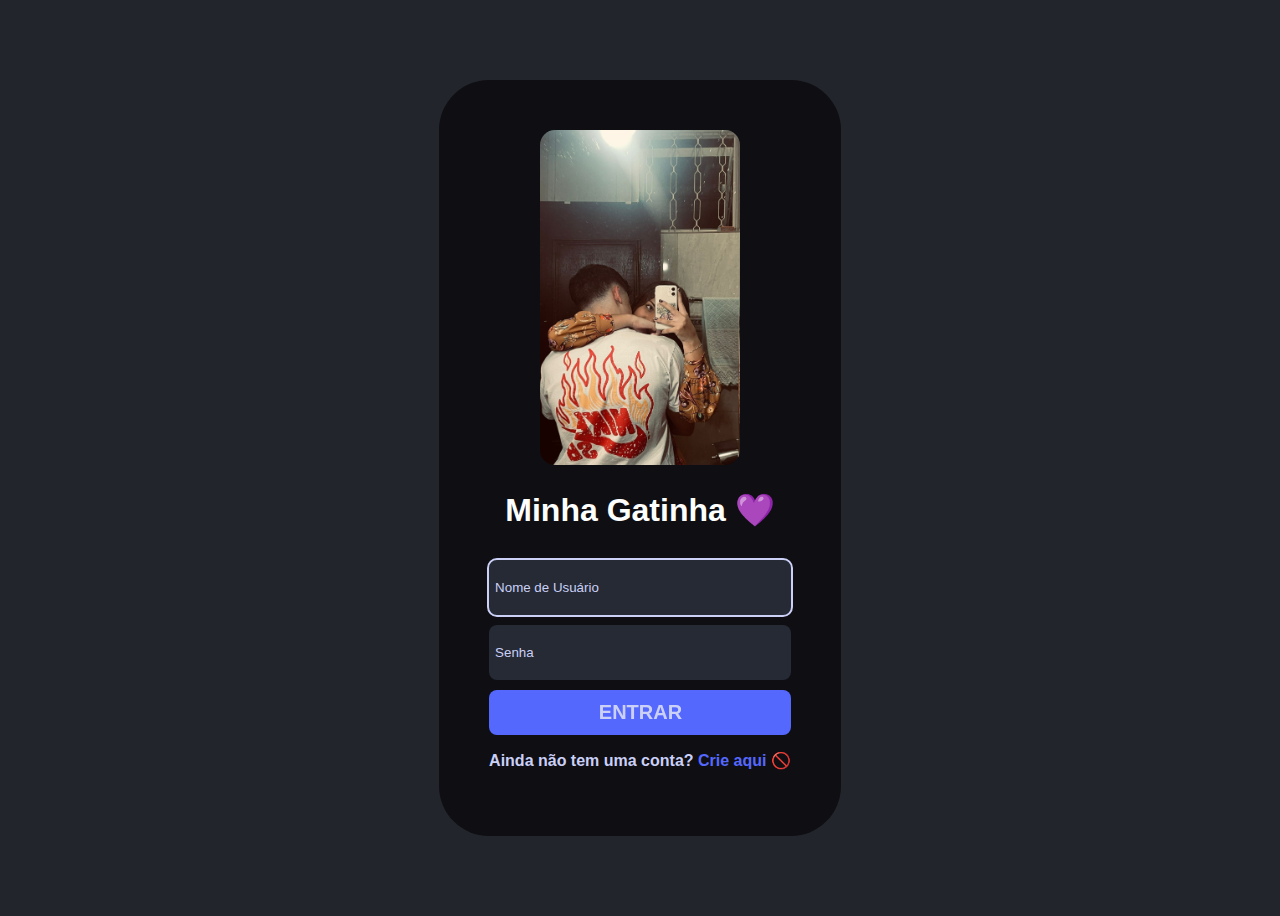
<file: index.html>
<!DOCTYPE html>
<html lang="pt-br">
<head>
    <meta charset="UTF-8">
    <meta http-equiv="X-UA-Compatible" content="IE=edge">
    <meta name="viewport" content="width=device-width, initial-scale=1.0">
    <link rel="stylesheet" href="acesso/style.css"> 
    <link rel="shortcut icon" href="./home/favicon.png" type="image/x-icon">
    <title>love</title>
</head>
<body>

    <div class="container-login">

        <div class="login">

            <div id="profile">
                <img src="acesso/Imagem do WhatsApp de 2025-02-19 à(s) 10.59.06_5100e49f.jpg" alt="minha imagem">


                <h1>Minha Gatinha &#128156 </h1>
            </div>

            <form>

                <p id="sucesso">Sucesso !</p>

                <p id="preencha">Preencha todos os campos !</p>

                <p id="negado">Acesso negado !</p>

                <input required type="text" placeholder="Nome de Usuário" autofocus class="usuario">

                <input required type="password" placeholder="Senha" class="senha">

                <input type="submit" value="ENTRAR" onclick="send(); return false">

            </form>
            <p>Ainda não tem uma conta?
            <a href="criar conta/index.html">Crie aqui &#128683 </a>
        </p>
        </div>
    </div>
</body>
<script src="acesso/acesso.js"></script>
</html>
</file>
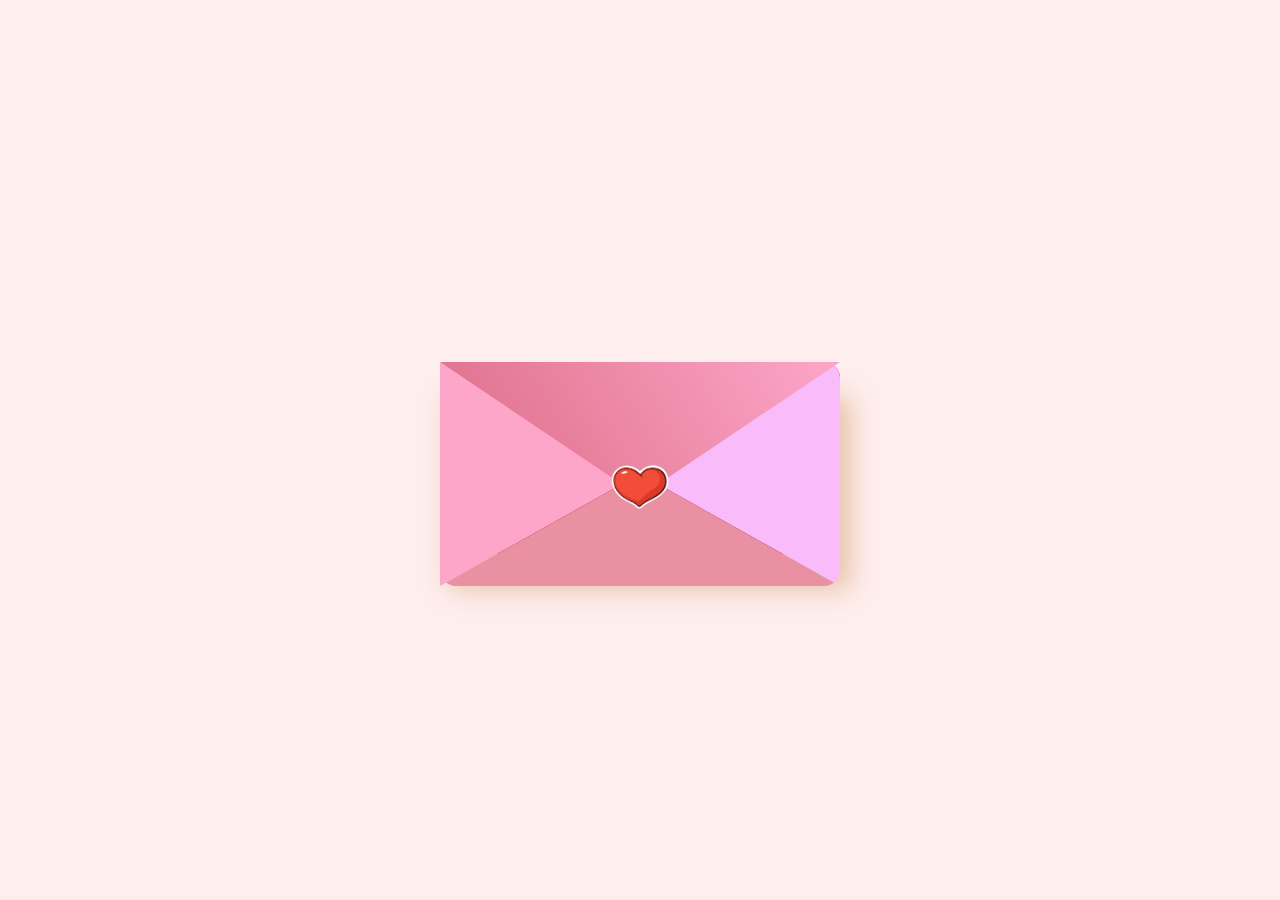
<file: presente/index.html>
<!DOCTYPE html>
<html lang="pt-br">
<head>
<title>cartinha</title>
<link rel="stylesheet" href="style.css" />
</head>
<body>
<div class="wrapper">
    <div class="env"></div>
    <img src="./heart.png" alt="">
    <div class="lettre">
        <div>
            Eu te amo pituca, estou morrendo de saudades &#128152<br>
         <br>
            
        </div>
    </div>
    <div class="front"></div>
</div>
</body>
</html>
</file>
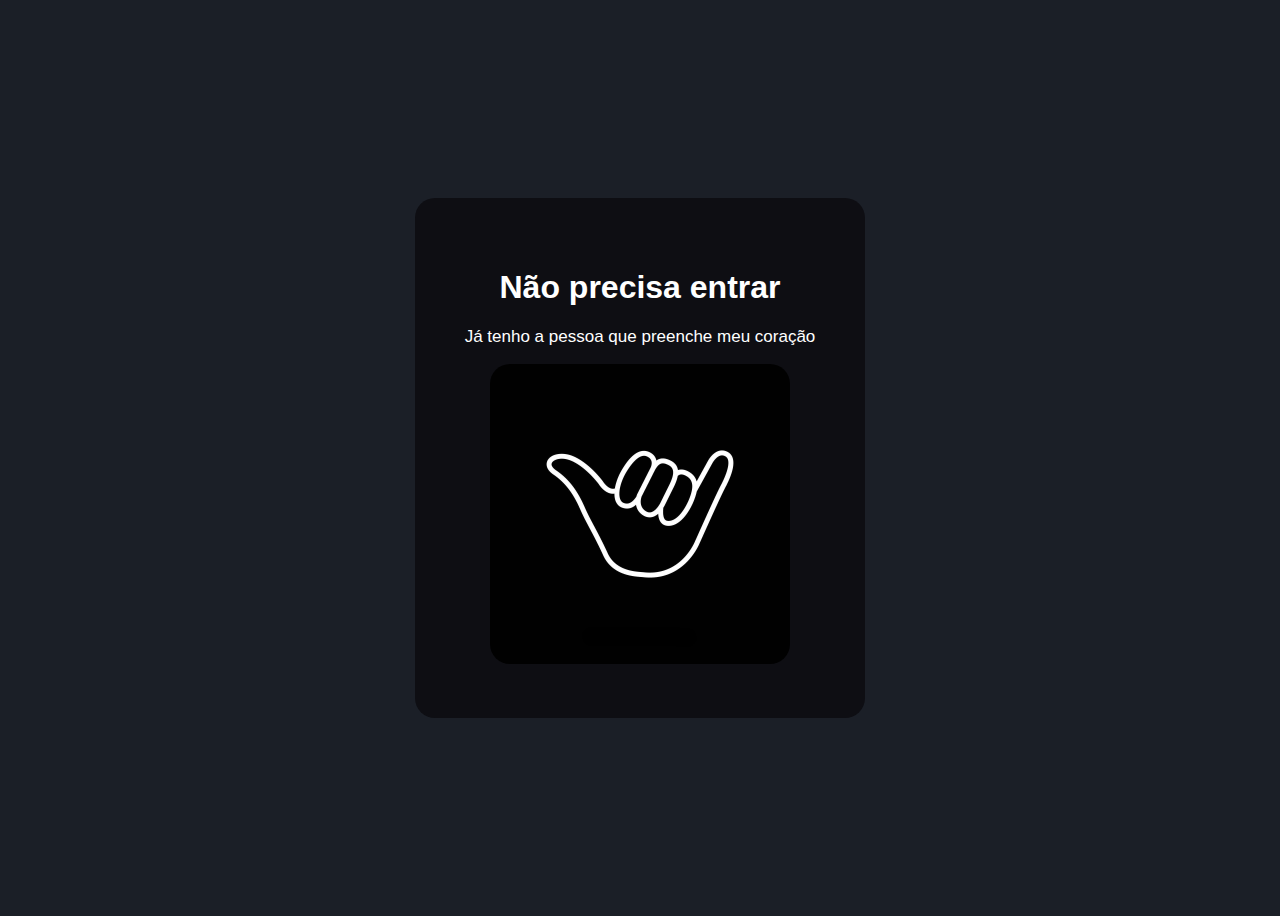
<file: error/erro.html>
<!DOCTYPE html>
<html lang="pt-br">
<head>
    <meta charset="UTF-8">
    <meta http-equiv="X-UA-Compatible" content="IE=edge">
    <meta name="viewport" content="width=device-width, initial-scale=1.0">
    <link rel="stylesheet" href="erro.css">
    <title>vaza</title>
</head>


<body>

    <div id="container">

        <div id="sai">

            <h1>Não precisa entrar</h1>

            <p>Já tenho a pessoa que preenche meu coração</p>

            <img src="hangloose.jpg" alt="">

        </div>
    </div>





    
</body>
</html>
</file>
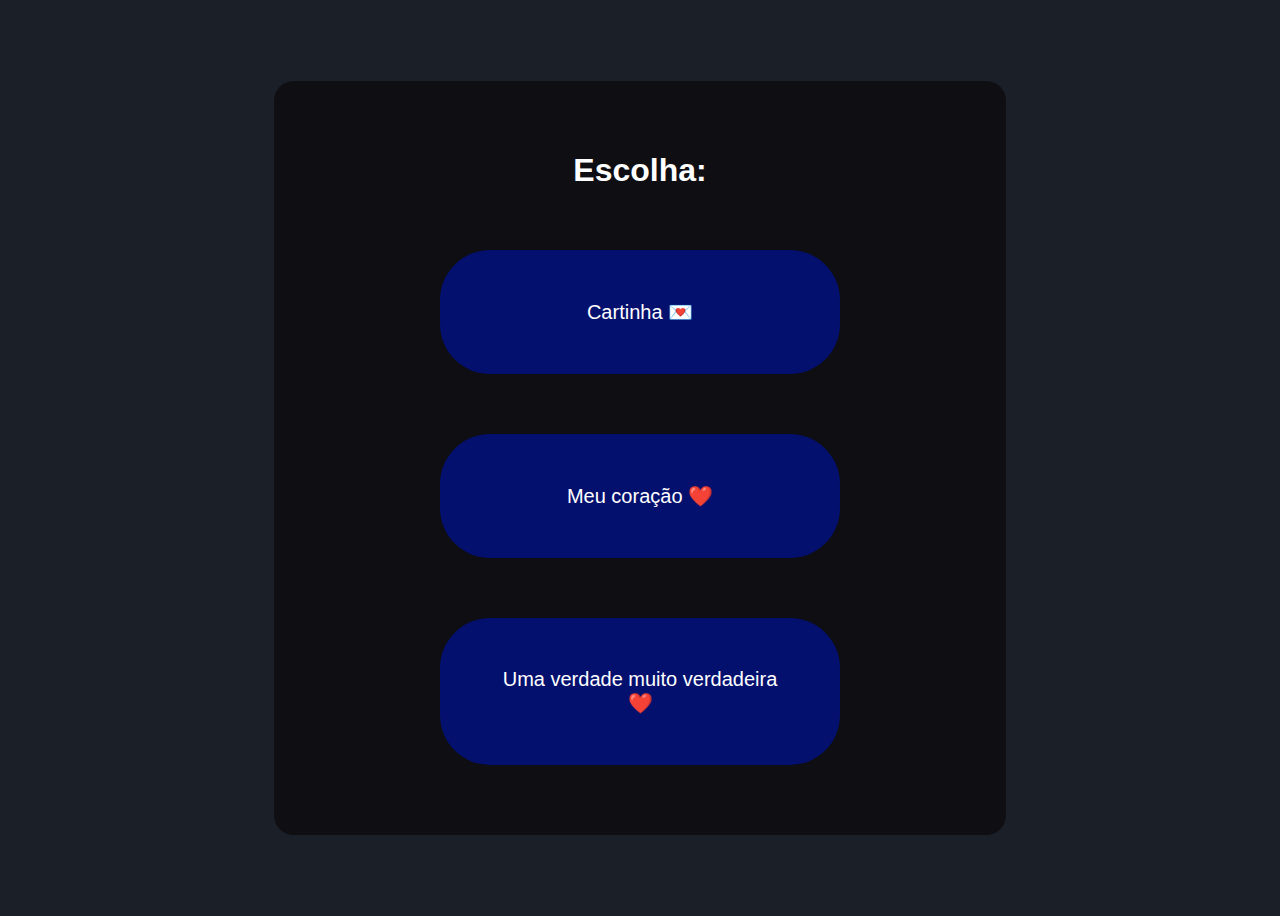
<file: presente/presente.html>
<!DOCTYPE html>
<html lang="pt-br">
<head>
    <meta charset="UTF-8">
    <meta http-equiv="X-UA-Compatible" content="IE=edge">
    <meta name="viewport" content="width=device-width, initial-scale=1.0">
    <link rel="stylesheet" href="presente.css">
    <title>Presente</title>
</head>
<body>

    <div id="container">

        <div id="escolha">

            <h1>Escolha:</h1>

    <div id="cafe">

    <a href="index.html">
        <p>Cartinha 💌</p>
    </a>

    </div>


    <div id="fast">

        <a href="coração/coracao.html">
            <p>Meu coração  ❤️</p>
        </a>
    
    </div>


    <div id="cine">

        <a href="../resgatado/resgatado.html">
            <p>Uma verdade muito verdadeira ❤️</p>
        </a>
    
        </div>

    </div>
    </div>

</body>
</html>
</file>
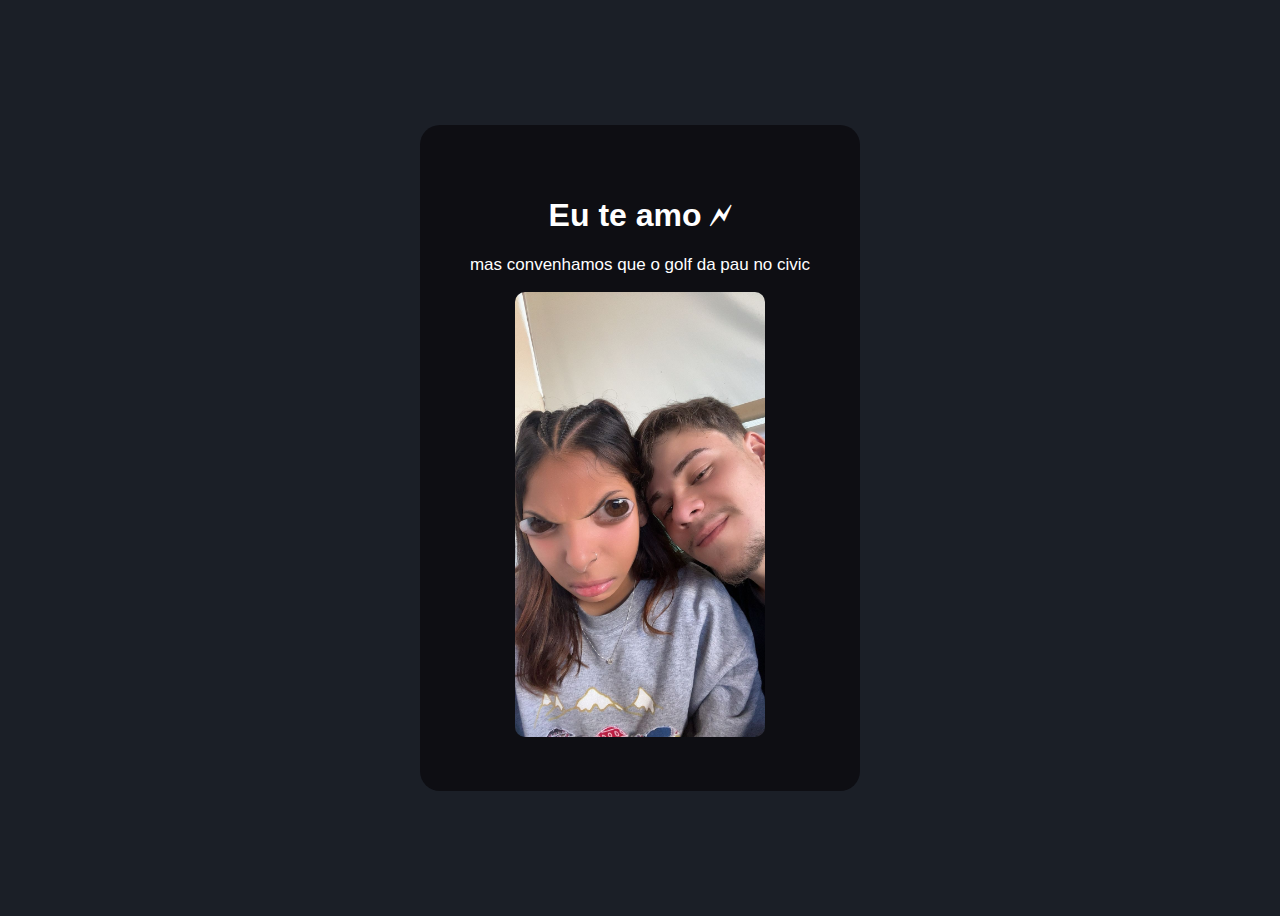
<file: resgatado/resgatado.html>
<!DOCTYPE html>
<html lang="pt-br">
<head>
    <meta charset="UTF-8">
    <meta http-equiv="X-UA-Compatible" content="IE=edge">
    <meta name="viewport" content="width=device-width, initial-scale=1.0">
    <link rel="stylesheet" href="resgatado.css">
    <title>Sucesso</title>
</head>
<body>

    <div id="container">

        <div id="resgatado">

            <h1> Eu te amo 🗲 </h1>

            <p>mas convenhamos que o golf da pau no civic</p>

            <img src="./Imagem do WhatsApp de 2025-02-19 à(s) 11.17.49_9741e4b0.jpg" alt="">

        </div>

    </div>
    
</body>
</html>
</file>
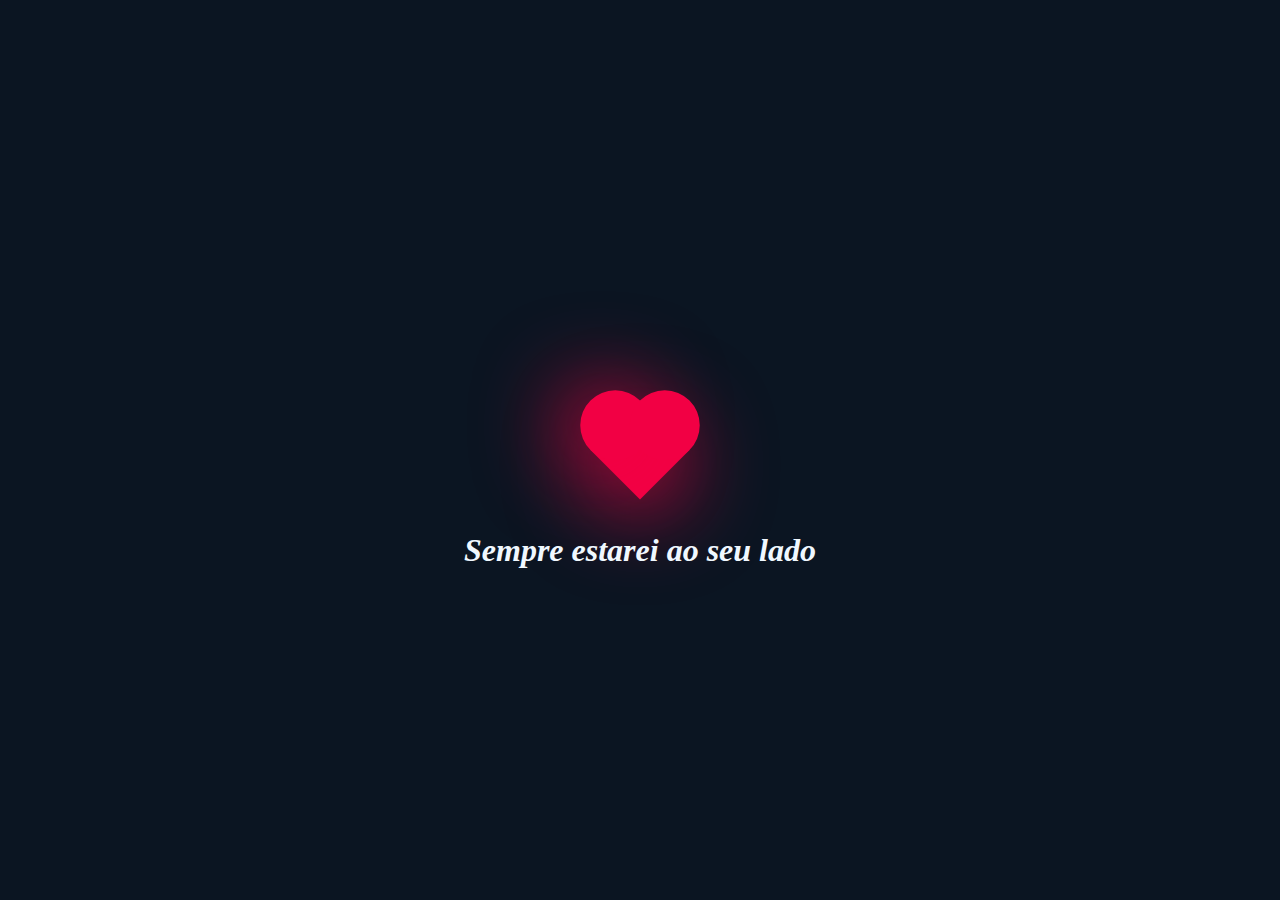
<file: presente/coração/coracao.html>
<html>
  <head>
    <title>CSS valentine gift</title>
    <link rel="stylesheet" type="text/css" href="coracao.css">
  </head>
  <body>
    <div class="heart"></div>
    <h1>Sempre estarei ao seu lado </h1>
  </body>
</html>
</file>
<file: acesso/style.css>
body{
    background-color: #22262c;
    font-family: Arial, Helvetica, sans-serif;
    color: white;
    user-select: none;
    overflow: hidden;
}

.container-login{
    display: flex;
    justify-content: space-around;
    align-items: center;
    height: 100vh;
    width: 100%px;
}

.login{
    background-color: #0e0e13;
    padding: 50px;
    border-radius: 50px;
}

#profile{
    text-align: center;
}

#profile img{
    width: 200px;
    border-radius: 15px; /* Controla o arredondamento */
    

}

form{
    display: flex;
    flex-direction: column;
}

#sucesso, #preencha, #negado{
    display: none;
    text-align: center;
}

input{
    margin-top: 10px;
    padding: 5px;
    background-color: #252A34;
    border: none;
    height: 45px;
    border-radius: 8px;
    color: #CBD0F7;
    padding-left: 2%;
}

input:focus{
    outline: 2px solid #CBD0F7;
}

input::placeholder{
    color: #CBD0F7;
}

form [type="submit"]{
    display: block;
    background-color: #5568FE;
    font-size: 20px;
    font-weight: bold;
    cursor: pointer;
    transition: all .2s ease-in-out;
}

form [type="submit"]:hover{
    background-color: #3b4abe;
}

p{
    color: #CBD0F7;
    font-weight: bold;
}

a{
    text-decoration: none;
    font-weight: bold;
    color: #5568FE;
}
@media screen and (max-width: 76px8 ){
.container-login{
    width:100%;
    flex-direction: column;
}
}
</file>
<file: presente/style.css>
*,
*::before,
*::after {
  box-sizing: border-box;
  margin: 0;
  padding: 0;
}
body{
    min-height: 100vh;
    width: 100%;
    overflow: hidden;
    display: flex;
    justify-content: center;
    align-items: center;
    background: #ffeeee;
}
.wrapper{
    position: relative;
    width: 25rem;
    height: 12rem;
    margin-top: 1rem;
}
.env{
    width: 100%;
    height: 100%;
    inset: 0;
    position: absolute;
    box-shadow: 10px 35px 25px #c7935378;
}
.env::before{
    content: '';
    position: absolute;
    inset: 0;
    z-index: 2;
    background: linear-gradient(-120deg,
    #fda6c9,
    #da6881);
    clip-path: polygon(0% 0%,50% 70%,100% 0%);
    transform-origin: top;
    animation: openenv 2s linear forwards 2s;

}
.env::after{
    content: '';
    position: absolute;
    inset: 0;
    background: #960000;
    border-radius: 1rem;
}
.front{
    position: absolute;
    inset: 0;
    border-right: 12.5rem solid #f9bbf9;
    border-top: 7rem solid transparent;
    border-bottom: 7rem solid transparent;
    border-radius: 0 1rem 1rem 0;
}
.front::before{
    content: '';
    position: absolute;
    border-left: 12.5rem solid #fda6c9;
    border-bottom: 7rem solid transparent;
    border-top: 7rem solid transparent;
    top: -7rem;
}
.front::after{
    content: '';
    position: absolute;
    border-bottom: 7rem solid #e990a3;
    border-right: 12.5rem solid transparent;
    border-left: 12.5rem solid transparent;
    border-radius: 0 0 1rem 1rem;
}
img{
    position: absolute;
    top: 50%;
    left: 50%;
    width: 6rem;
    z-index: 5;
    transform-origin: top;
    transform: translate(-50%,-20%);
    animation: heart 1s forwards 1s;
}
.lettre{
    background: #eff;
    height: 95%;
    width: 90%;
    margin: .5rem auto;
    font-size: 1.5rem;
    color: #bd0707;
    font-family: 'pacifico';
    text-align: center;
    padding-top: 2rem;
    animation: lettre 1s forwards 4s;
}
@keyframes openenv {
    100%{
        transform: rotateX(180deg) translateY(-.3rem);
        z-index: -1;
        background: linear-gradient(45deg,#da6881,#f9bbf9);
    }
}
@keyframes lettre {
    100%{transform: translateY(-4.5rem);}
}
@keyframes heart {
    100%{transform: translate(-50%,-30%) scaleX(0);}
}
</file>
<file: error/erro.css>
body{
    background-color: #1B1F27;
    font-family: Arial, Helvetica, sans-serif;
    color: white;
    overflow: hidden;
    text-align: center;
    user-select: none;
}

p{
    font-size: 17px;
}

#container{
    display: flex;
    flex-direction: column;
    align-items: center;
    justify-content: space-around;
    height: 100vh;
    width: 100%;
}

#sai{
    background-color: #0e0e13;
    padding: 50px;
    border-radius: 20px;
}

img{
    width: 300px;
    border-radius: 20px;
}
@media screen and (max-width: 76px8 ){
    .container{
        width:100%;
        flex-direction: column;
    }
    }
</file>
<file: presente/presente.css>
body{
    background-color: #1B1F27;
    font-family: Arial, Helvetica, sans-serif;
    color: white;
    overflow: hidden;
}

h1{
    text-align: center;
}

a{
    text-decoration: none;
    color: white;
}

#container{
    display: flex;
    justify-content: space-around;
    align-items: center;
    height: 100vh;
    width: 100%;
}

#escolha{
    display: flex;
    flex-direction: column;
    gap: 20px;
    align-items: center;
    background-color: #0e0e13;
    padding: 50px;
    border-radius: 20px;
    width: 50%;
}

#cafe p, #fast p, #cine p{
    background-color: #04106e;
    padding: 50px;
    border-radius: 50px;
    font-size: 20px;
    width: 300px;
    text-align: center;
    transition: all .2s ease-in-out;
}

#cafe p:hover, #fast p:hover, #cine p:hover{
    background-color: #3b4abe;
}
@media screen and (max-width: 76px8 ){
    .container{
        width:100%;
        flex-direction: column;
    }
    }
</file>
<file: resgatado/resgatado.css>
body{
    background-color: #1B1F27;
    font-family: Arial, Helvetica, sans-serif;
    color: white;
    overflow: hidden;
    text-align: center;
    user-select: none;
}

p{
    font-size: 17px;
}

#container{
    display: flex;
    flex-direction: column;
    align-items: center;
    justify-content: center;
    height: 100vh;
}

#resgatado{
    background-color: #0e0e13;
    padding: 50px;
    border-radius: 20px;
}

img{
    width: 250px;
    border-radius: 10px;
}
</file>
<file: presente/coração/coracao.css>
body{
    margin: 0;
    padding: 0;
    min-height: 100vh;
    display: flex;
    align-items: center;
    justify-content: center;
    background: #0b1522;
 }

.heart{
    height: 70px;
    width: 70px;
    background: #f20044;
    position: absolute;
    transform: rotate(-45deg);
    box-shadow: -10px 10px 90px #f20044;
    animation: heart 0.6s linear infinite;
}

@keyframes heart{
    0%{
        transform: rotate(-45deg) scale(1.07);
    }
    80%{
        transform: rotate(-45deg) scale(1.0);
    }
    100%{
        transform: rotate(-45deg) scale(0.8);
    }
}

.heart:before{
    content: '';
    position: absolute;
    height: 70px;
    width: 70px;
    background-color: #f20044;
    top: -50%;
    border-radius: 50px;
    box-shadow: -10px -10px 90px #f20044;
}

.heart:after{
    content: '';
    position: absolute;
    height: 70px;
    width: 70px;
    background-color: #f20044;
    right: -50%;
    border-radius: 50px;
    box-shadow: -10px -10px -90px #f20044;
}

h1{
    color: aliceblue;
    text-align: center;
    font-family: 'Times New Roman', Times, serif;
    position: relative;
    vertical-align: bottom;
    bottom: -100px;
    font-style: oblique;
}
</file>
